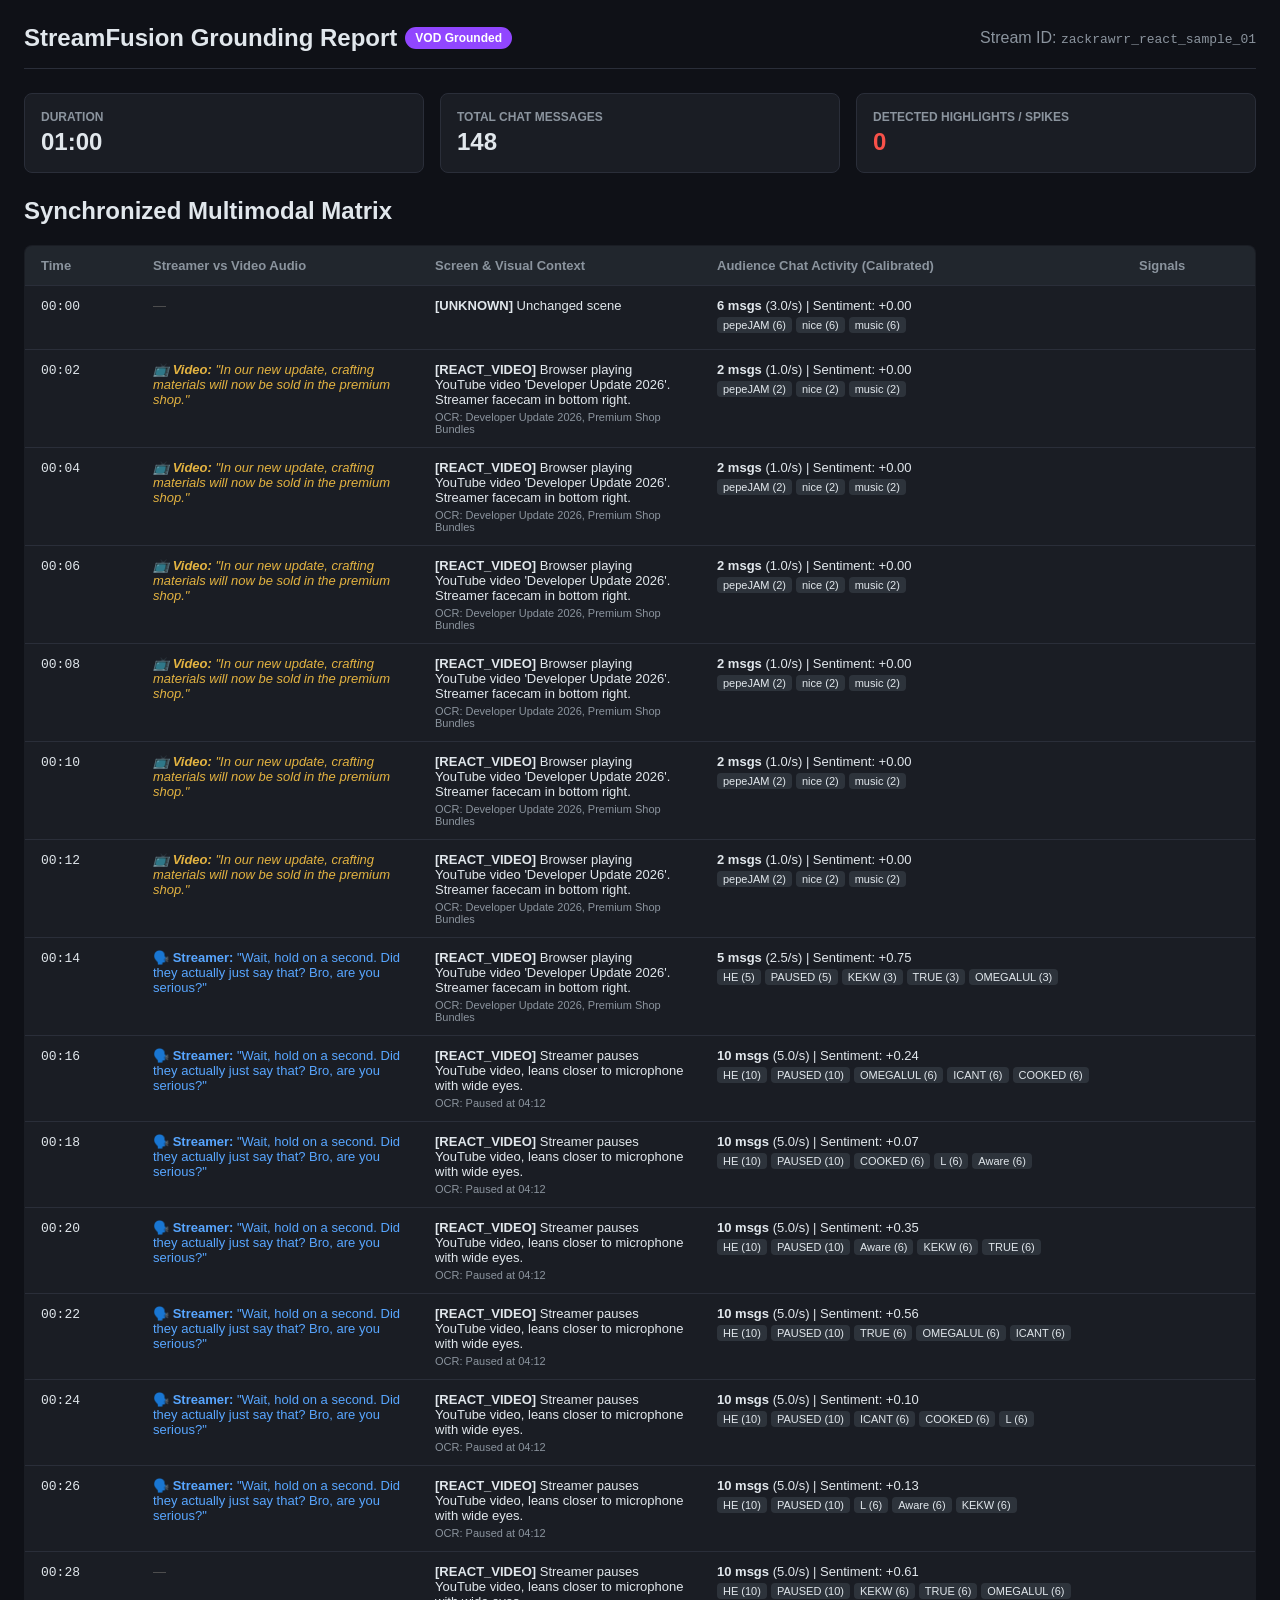
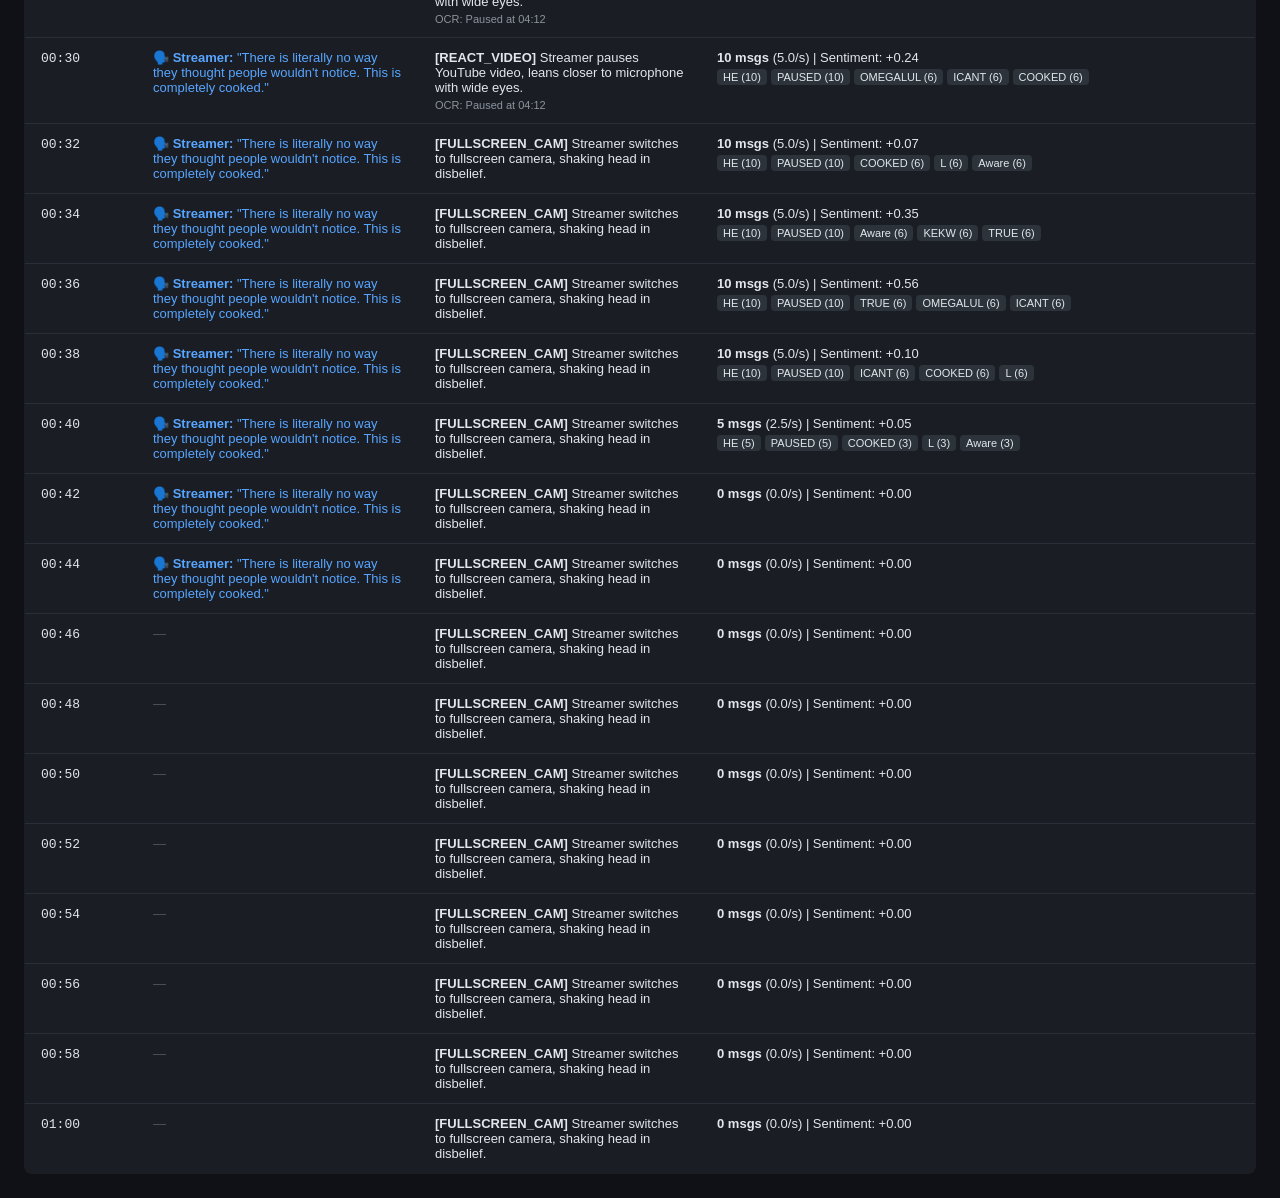
<file: examples/asmon_demo_report.html>
<!DOCTYPE html>
<html lang="en">
<head>
    <meta charset="UTF-8">
    <meta name="viewport" content="width=device-width, initial-scale=1.0">
    <title>StreamFusion Report: zackrawrr_react_sample_01</title>
    <style>
        :root {
            --bg: #0f1117;
            --surface: #1a1d24;
            --border: #2a2e39;
            --text: #e1e7ec;
            --muted: #8b949e;
            --accent: #9146FF; /* Twitch Purple */
            --streamer: #58a6ff;
            --video: #e3b341;
            --spike: #f85149;
            --pos: #3fb950;
        }
        body {
            font-family: -apple-system, BlinkMacSystemFont, "Segoe UI", Roboto, Helvetica, Arial, sans-serif;
            background: var(--bg);
            color: var(--text);
            margin: 0;
            padding: 24px;
        }
        .header {
            display: flex;
            justify-content: space-between;
            align-items: center;
            border-bottom: 1px solid var(--border);
            padding-bottom: 16px;
            margin-bottom: 24px;
        }
        .header h1 { margin: 0; font-size: 24px; display: flex; align-items: center; gap: 8px; }
        .badge { background: var(--accent); color: white; padding: 4px 10px; border-radius: 12px; font-size: 12px; font-weight: 600; }
        .stats-grid {
            display: grid;
            grid-template-columns: repeat(auto-fit, minmax(200px, 1fr));
            gap: 16px;
            margin-bottom: 24px;
        }
        .stat-card {
            background: var(--surface);
            padding: 16px;
            border-radius: 8px;
            border: 1px solid var(--border);
        }
        .stat-label { color: var(--muted); font-size: 12px; text-transform: uppercase; font-weight: 600; }
        .stat-val { font-size: 24px; font-weight: 700; margin-top: 4px; }
        
        .timeline-table {
            width: 100%;
            border-collapse: collapse;
            background: var(--surface);
            border-radius: 8px;
            overflow: hidden;
            border: 1px solid var(--border);
        }
        .timeline-table th {
            background: #21262d;
            padding: 12px 16px;
            text-align: left;
            font-size: 13px;
            color: var(--muted);
            border-bottom: 1px solid var(--border);
        }
        .timeline-table td {
            padding: 12px 16px;
            border-bottom: 1px solid var(--border);
            font-size: 13px;
            vertical-align: top;
        }
        .row-spike { background: rgba(248, 81, 73, 0.08); border-left: 4px solid var(--spike); }
        .streamer-speech { color: var(--streamer); font-weight: 500; }
        .video-speech { color: var(--video); font-style: italic; }
        .emote-tag {
            display: inline-block;
            background: #2d333b;
            padding: 2px 6px;
            border-radius: 4px;
            font-size: 11px;
            margin-right: 4px;
            margin-bottom: 4px;
        }
        .spike-tag {
            background: var(--spike);
            color: white;
            padding: 2px 6px;
            border-radius: 4px;
            font-size: 10px;
            font-weight: 700;
        }
    </style>
</head>
<body>
    <div class="header">
        <h1>StreamFusion Grounding Report <span class="badge">VOD Grounded</span></h1>
        <div style="color: var(--muted)">Stream ID: <code>zackrawrr_react_sample_01</code></div>
    </div>

    <div class="stats-grid">
        <div class="stat-card">
            <div class="stat-label">Duration</div>
            <div class="stat-val">01:00</div>
        </div>
        <div class="stat-card">
            <div class="stat-label">Total Chat Messages</div>
            <div class="stat-val">148</div>
        </div>
        <div class="stat-card">
            <div class="stat-label">Detected Highlights / Spikes</div>
            <div class="stat-val" style="color: var(--spike)">0</div>
        </div>
    </div>

    <h2>Synchronized Multimodal Matrix</h2>
    <table class="timeline-table">
        <thead>
            <tr>
                <th style="width: 80px;">Time</th>
                <th style="width: 250px;">Streamer vs Video Audio</th>
                <th style="width: 250px;">Screen & Visual Context</th>
                <th>Audience Chat Activity (Calibrated)</th>
                <th style="width: 100px;">Signals</th>
            </tr>
        </thead>
        <tbody>
            <tr class="">
                <td><code>00:00</code></td>
                <td><span style="color:#555">—</span></td>
                <td><div><b>[UNKNOWN]</b> Unchanged scene</div></td>
                <td>
            <div><b>6 msgs</b> (3.0/s) | Sentiment: +0.00</div>
            <div style="margin-top: 4px;"><span class="emote-tag">pepeJAM (6)</span><span class="emote-tag">nice (6)</span><span class="emote-tag">music (6)</span></div>
        </td>
                <td></td>
            </tr>
<tr class="">
                <td><code>00:02</code></td>
                <td><div class="video-speech">📺 <b>Video:</b> "In our new update, crafting materials will now be sold in the premium shop."</div></td>
                <td><div><b>[REACT_VIDEO]</b> Browser playing YouTube video 'Developer Update 2026'. Streamer facecam in bottom right.</div><div style="font-size: 11px; color: var(--muted); margin-top:4px;">OCR: Developer Update 2026, Premium Shop Bundles</div></td>
                <td>
            <div><b>2 msgs</b> (1.0/s) | Sentiment: +0.00</div>
            <div style="margin-top: 4px;"><span class="emote-tag">pepeJAM (2)</span><span class="emote-tag">nice (2)</span><span class="emote-tag">music (2)</span></div>
        </td>
                <td></td>
            </tr>
<tr class="">
                <td><code>00:04</code></td>
                <td><div class="video-speech">📺 <b>Video:</b> "In our new update, crafting materials will now be sold in the premium shop."</div></td>
                <td><div><b>[REACT_VIDEO]</b> Browser playing YouTube video 'Developer Update 2026'. Streamer facecam in bottom right.</div><div style="font-size: 11px; color: var(--muted); margin-top:4px;">OCR: Developer Update 2026, Premium Shop Bundles</div></td>
                <td>
            <div><b>2 msgs</b> (1.0/s) | Sentiment: +0.00</div>
            <div style="margin-top: 4px;"><span class="emote-tag">pepeJAM (2)</span><span class="emote-tag">nice (2)</span><span class="emote-tag">music (2)</span></div>
        </td>
                <td></td>
            </tr>
<tr class="">
                <td><code>00:06</code></td>
                <td><div class="video-speech">📺 <b>Video:</b> "In our new update, crafting materials will now be sold in the premium shop."</div></td>
                <td><div><b>[REACT_VIDEO]</b> Browser playing YouTube video 'Developer Update 2026'. Streamer facecam in bottom right.</div><div style="font-size: 11px; color: var(--muted); margin-top:4px;">OCR: Developer Update 2026, Premium Shop Bundles</div></td>
                <td>
            <div><b>2 msgs</b> (1.0/s) | Sentiment: +0.00</div>
            <div style="margin-top: 4px;"><span class="emote-tag">pepeJAM (2)</span><span class="emote-tag">nice (2)</span><span class="emote-tag">music (2)</span></div>
        </td>
                <td></td>
            </tr>
<tr class="">
                <td><code>00:08</code></td>
                <td><div class="video-speech">📺 <b>Video:</b> "In our new update, crafting materials will now be sold in the premium shop."</div></td>
                <td><div><b>[REACT_VIDEO]</b> Browser playing YouTube video 'Developer Update 2026'. Streamer facecam in bottom right.</div><div style="font-size: 11px; color: var(--muted); margin-top:4px;">OCR: Developer Update 2026, Premium Shop Bundles</div></td>
                <td>
            <div><b>2 msgs</b> (1.0/s) | Sentiment: +0.00</div>
            <div style="margin-top: 4px;"><span class="emote-tag">pepeJAM (2)</span><span class="emote-tag">nice (2)</span><span class="emote-tag">music (2)</span></div>
        </td>
                <td></td>
            </tr>
<tr class="">
                <td><code>00:10</code></td>
                <td><div class="video-speech">📺 <b>Video:</b> "In our new update, crafting materials will now be sold in the premium shop."</div></td>
                <td><div><b>[REACT_VIDEO]</b> Browser playing YouTube video 'Developer Update 2026'. Streamer facecam in bottom right.</div><div style="font-size: 11px; color: var(--muted); margin-top:4px;">OCR: Developer Update 2026, Premium Shop Bundles</div></td>
                <td>
            <div><b>2 msgs</b> (1.0/s) | Sentiment: +0.00</div>
            <div style="margin-top: 4px;"><span class="emote-tag">pepeJAM (2)</span><span class="emote-tag">nice (2)</span><span class="emote-tag">music (2)</span></div>
        </td>
                <td></td>
            </tr>
<tr class="">
                <td><code>00:12</code></td>
                <td><div class="video-speech">📺 <b>Video:</b> "In our new update, crafting materials will now be sold in the premium shop."</div></td>
                <td><div><b>[REACT_VIDEO]</b> Browser playing YouTube video 'Developer Update 2026'. Streamer facecam in bottom right.</div><div style="font-size: 11px; color: var(--muted); margin-top:4px;">OCR: Developer Update 2026, Premium Shop Bundles</div></td>
                <td>
            <div><b>2 msgs</b> (1.0/s) | Sentiment: +0.00</div>
            <div style="margin-top: 4px;"><span class="emote-tag">pepeJAM (2)</span><span class="emote-tag">nice (2)</span><span class="emote-tag">music (2)</span></div>
        </td>
                <td></td>
            </tr>
<tr class="">
                <td><code>00:14</code></td>
                <td><div class="streamer-speech">🗣️ <b>Streamer:</b> "Wait, hold on a second. Did they actually just say that? Bro, are you serious?"</div></td>
                <td><div><b>[REACT_VIDEO]</b> Browser playing YouTube video 'Developer Update 2026'. Streamer facecam in bottom right.</div><div style="font-size: 11px; color: var(--muted); margin-top:4px;">OCR: Developer Update 2026, Premium Shop Bundles</div></td>
                <td>
            <div><b>5 msgs</b> (2.5/s) | Sentiment: +0.75</div>
            <div style="margin-top: 4px;"><span class="emote-tag">HE (5)</span><span class="emote-tag">PAUSED (5)</span><span class="emote-tag">KEKW (3)</span><span class="emote-tag">TRUE (3)</span><span class="emote-tag">OMEGALUL (3)</span></div>
        </td>
                <td></td>
            </tr>
<tr class="">
                <td><code>00:16</code></td>
                <td><div class="streamer-speech">🗣️ <b>Streamer:</b> "Wait, hold on a second. Did they actually just say that? Bro, are you serious?"</div></td>
                <td><div><b>[REACT_VIDEO]</b> Streamer pauses YouTube video, leans closer to microphone with wide eyes.</div><div style="font-size: 11px; color: var(--muted); margin-top:4px;">OCR: Paused at 04:12</div></td>
                <td>
            <div><b>10 msgs</b> (5.0/s) | Sentiment: +0.24</div>
            <div style="margin-top: 4px;"><span class="emote-tag">HE (10)</span><span class="emote-tag">PAUSED (10)</span><span class="emote-tag">OMEGALUL (6)</span><span class="emote-tag">ICANT (6)</span><span class="emote-tag">COOKED (6)</span></div>
        </td>
                <td></td>
            </tr>
<tr class="">
                <td><code>00:18</code></td>
                <td><div class="streamer-speech">🗣️ <b>Streamer:</b> "Wait, hold on a second. Did they actually just say that? Bro, are you serious?"</div></td>
                <td><div><b>[REACT_VIDEO]</b> Streamer pauses YouTube video, leans closer to microphone with wide eyes.</div><div style="font-size: 11px; color: var(--muted); margin-top:4px;">OCR: Paused at 04:12</div></td>
                <td>
            <div><b>10 msgs</b> (5.0/s) | Sentiment: +0.07</div>
            <div style="margin-top: 4px;"><span class="emote-tag">HE (10)</span><span class="emote-tag">PAUSED (10)</span><span class="emote-tag">COOKED (6)</span><span class="emote-tag">L (6)</span><span class="emote-tag">Aware (6)</span></div>
        </td>
                <td></td>
            </tr>
<tr class="">
                <td><code>00:20</code></td>
                <td><div class="streamer-speech">🗣️ <b>Streamer:</b> "Wait, hold on a second. Did they actually just say that? Bro, are you serious?"</div></td>
                <td><div><b>[REACT_VIDEO]</b> Streamer pauses YouTube video, leans closer to microphone with wide eyes.</div><div style="font-size: 11px; color: var(--muted); margin-top:4px;">OCR: Paused at 04:12</div></td>
                <td>
            <div><b>10 msgs</b> (5.0/s) | Sentiment: +0.35</div>
            <div style="margin-top: 4px;"><span class="emote-tag">HE (10)</span><span class="emote-tag">PAUSED (10)</span><span class="emote-tag">Aware (6)</span><span class="emote-tag">KEKW (6)</span><span class="emote-tag">TRUE (6)</span></div>
        </td>
                <td></td>
            </tr>
<tr class="">
                <td><code>00:22</code></td>
                <td><div class="streamer-speech">🗣️ <b>Streamer:</b> "Wait, hold on a second. Did they actually just say that? Bro, are you serious?"</div></td>
                <td><div><b>[REACT_VIDEO]</b> Streamer pauses YouTube video, leans closer to microphone with wide eyes.</div><div style="font-size: 11px; color: var(--muted); margin-top:4px;">OCR: Paused at 04:12</div></td>
                <td>
            <div><b>10 msgs</b> (5.0/s) | Sentiment: +0.56</div>
            <div style="margin-top: 4px;"><span class="emote-tag">HE (10)</span><span class="emote-tag">PAUSED (10)</span><span class="emote-tag">TRUE (6)</span><span class="emote-tag">OMEGALUL (6)</span><span class="emote-tag">ICANT (6)</span></div>
        </td>
                <td></td>
            </tr>
<tr class="">
                <td><code>00:24</code></td>
                <td><div class="streamer-speech">🗣️ <b>Streamer:</b> "Wait, hold on a second. Did they actually just say that? Bro, are you serious?"</div></td>
                <td><div><b>[REACT_VIDEO]</b> Streamer pauses YouTube video, leans closer to microphone with wide eyes.</div><div style="font-size: 11px; color: var(--muted); margin-top:4px;">OCR: Paused at 04:12</div></td>
                <td>
            <div><b>10 msgs</b> (5.0/s) | Sentiment: +0.10</div>
            <div style="margin-top: 4px;"><span class="emote-tag">HE (10)</span><span class="emote-tag">PAUSED (10)</span><span class="emote-tag">ICANT (6)</span><span class="emote-tag">COOKED (6)</span><span class="emote-tag">L (6)</span></div>
        </td>
                <td></td>
            </tr>
<tr class="">
                <td><code>00:26</code></td>
                <td><div class="streamer-speech">🗣️ <b>Streamer:</b> "Wait, hold on a second. Did they actually just say that? Bro, are you serious?"</div></td>
                <td><div><b>[REACT_VIDEO]</b> Streamer pauses YouTube video, leans closer to microphone with wide eyes.</div><div style="font-size: 11px; color: var(--muted); margin-top:4px;">OCR: Paused at 04:12</div></td>
                <td>
            <div><b>10 msgs</b> (5.0/s) | Sentiment: +0.13</div>
            <div style="margin-top: 4px;"><span class="emote-tag">HE (10)</span><span class="emote-tag">PAUSED (10)</span><span class="emote-tag">L (6)</span><span class="emote-tag">Aware (6)</span><span class="emote-tag">KEKW (6)</span></div>
        </td>
                <td></td>
            </tr>
<tr class="">
                <td><code>00:28</code></td>
                <td><span style="color:#555">—</span></td>
                <td><div><b>[REACT_VIDEO]</b> Streamer pauses YouTube video, leans closer to microphone with wide eyes.</div><div style="font-size: 11px; color: var(--muted); margin-top:4px;">OCR: Paused at 04:12</div></td>
                <td>
            <div><b>10 msgs</b> (5.0/s) | Sentiment: +0.61</div>
            <div style="margin-top: 4px;"><span class="emote-tag">HE (10)</span><span class="emote-tag">PAUSED (10)</span><span class="emote-tag">KEKW (6)</span><span class="emote-tag">TRUE (6)</span><span class="emote-tag">OMEGALUL (6)</span></div>
        </td>
                <td></td>
            </tr>
<tr class="">
                <td><code>00:30</code></td>
                <td><div class="streamer-speech">🗣️ <b>Streamer:</b> "There is literally no way they thought people wouldn't notice. This is completely cooked."</div></td>
                <td><div><b>[REACT_VIDEO]</b> Streamer pauses YouTube video, leans closer to microphone with wide eyes.</div><div style="font-size: 11px; color: var(--muted); margin-top:4px;">OCR: Paused at 04:12</div></td>
                <td>
            <div><b>10 msgs</b> (5.0/s) | Sentiment: +0.24</div>
            <div style="margin-top: 4px;"><span class="emote-tag">HE (10)</span><span class="emote-tag">PAUSED (10)</span><span class="emote-tag">OMEGALUL (6)</span><span class="emote-tag">ICANT (6)</span><span class="emote-tag">COOKED (6)</span></div>
        </td>
                <td></td>
            </tr>
<tr class="">
                <td><code>00:32</code></td>
                <td><div class="streamer-speech">🗣️ <b>Streamer:</b> "There is literally no way they thought people wouldn't notice. This is completely cooked."</div></td>
                <td><div><b>[FULLSCREEN_CAM]</b> Streamer switches to fullscreen camera, shaking head in disbelief.</div></td>
                <td>
            <div><b>10 msgs</b> (5.0/s) | Sentiment: +0.07</div>
            <div style="margin-top: 4px;"><span class="emote-tag">HE (10)</span><span class="emote-tag">PAUSED (10)</span><span class="emote-tag">COOKED (6)</span><span class="emote-tag">L (6)</span><span class="emote-tag">Aware (6)</span></div>
        </td>
                <td></td>
            </tr>
<tr class="">
                <td><code>00:34</code></td>
                <td><div class="streamer-speech">🗣️ <b>Streamer:</b> "There is literally no way they thought people wouldn't notice. This is completely cooked."</div></td>
                <td><div><b>[FULLSCREEN_CAM]</b> Streamer switches to fullscreen camera, shaking head in disbelief.</div></td>
                <td>
            <div><b>10 msgs</b> (5.0/s) | Sentiment: +0.35</div>
            <div style="margin-top: 4px;"><span class="emote-tag">HE (10)</span><span class="emote-tag">PAUSED (10)</span><span class="emote-tag">Aware (6)</span><span class="emote-tag">KEKW (6)</span><span class="emote-tag">TRUE (6)</span></div>
        </td>
                <td></td>
            </tr>
<tr class="">
                <td><code>00:36</code></td>
                <td><div class="streamer-speech">🗣️ <b>Streamer:</b> "There is literally no way they thought people wouldn't notice. This is completely cooked."</div></td>
                <td><div><b>[FULLSCREEN_CAM]</b> Streamer switches to fullscreen camera, shaking head in disbelief.</div></td>
                <td>
            <div><b>10 msgs</b> (5.0/s) | Sentiment: +0.56</div>
            <div style="margin-top: 4px;"><span class="emote-tag">HE (10)</span><span class="emote-tag">PAUSED (10)</span><span class="emote-tag">TRUE (6)</span><span class="emote-tag">OMEGALUL (6)</span><span class="emote-tag">ICANT (6)</span></div>
        </td>
                <td></td>
            </tr>
<tr class="">
                <td><code>00:38</code></td>
                <td><div class="streamer-speech">🗣️ <b>Streamer:</b> "There is literally no way they thought people wouldn't notice. This is completely cooked."</div></td>
                <td><div><b>[FULLSCREEN_CAM]</b> Streamer switches to fullscreen camera, shaking head in disbelief.</div></td>
                <td>
            <div><b>10 msgs</b> (5.0/s) | Sentiment: +0.10</div>
            <div style="margin-top: 4px;"><span class="emote-tag">HE (10)</span><span class="emote-tag">PAUSED (10)</span><span class="emote-tag">ICANT (6)</span><span class="emote-tag">COOKED (6)</span><span class="emote-tag">L (6)</span></div>
        </td>
                <td></td>
            </tr>
<tr class="">
                <td><code>00:40</code></td>
                <td><div class="streamer-speech">🗣️ <b>Streamer:</b> "There is literally no way they thought people wouldn't notice. This is completely cooked."</div></td>
                <td><div><b>[FULLSCREEN_CAM]</b> Streamer switches to fullscreen camera, shaking head in disbelief.</div></td>
                <td>
            <div><b>5 msgs</b> (2.5/s) | Sentiment: +0.05</div>
            <div style="margin-top: 4px;"><span class="emote-tag">HE (5)</span><span class="emote-tag">PAUSED (5)</span><span class="emote-tag">COOKED (3)</span><span class="emote-tag">L (3)</span><span class="emote-tag">Aware (3)</span></div>
        </td>
                <td></td>
            </tr>
<tr class="">
                <td><code>00:42</code></td>
                <td><div class="streamer-speech">🗣️ <b>Streamer:</b> "There is literally no way they thought people wouldn't notice. This is completely cooked."</div></td>
                <td><div><b>[FULLSCREEN_CAM]</b> Streamer switches to fullscreen camera, shaking head in disbelief.</div></td>
                <td>
            <div><b>0 msgs</b> (0.0/s) | Sentiment: +0.00</div>
            <div style="margin-top: 4px;"></div>
        </td>
                <td></td>
            </tr>
<tr class="">
                <td><code>00:44</code></td>
                <td><div class="streamer-speech">🗣️ <b>Streamer:</b> "There is literally no way they thought people wouldn't notice. This is completely cooked."</div></td>
                <td><div><b>[FULLSCREEN_CAM]</b> Streamer switches to fullscreen camera, shaking head in disbelief.</div></td>
                <td>
            <div><b>0 msgs</b> (0.0/s) | Sentiment: +0.00</div>
            <div style="margin-top: 4px;"></div>
        </td>
                <td></td>
            </tr>
<tr class="">
                <td><code>00:46</code></td>
                <td><span style="color:#555">—</span></td>
                <td><div><b>[FULLSCREEN_CAM]</b> Streamer switches to fullscreen camera, shaking head in disbelief.</div></td>
                <td>
            <div><b>0 msgs</b> (0.0/s) | Sentiment: +0.00</div>
            <div style="margin-top: 4px;"></div>
        </td>
                <td></td>
            </tr>
<tr class="">
                <td><code>00:48</code></td>
                <td><span style="color:#555">—</span></td>
                <td><div><b>[FULLSCREEN_CAM]</b> Streamer switches to fullscreen camera, shaking head in disbelief.</div></td>
                <td>
            <div><b>0 msgs</b> (0.0/s) | Sentiment: +0.00</div>
            <div style="margin-top: 4px;"></div>
        </td>
                <td></td>
            </tr>
<tr class="">
                <td><code>00:50</code></td>
                <td><span style="color:#555">—</span></td>
                <td><div><b>[FULLSCREEN_CAM]</b> Streamer switches to fullscreen camera, shaking head in disbelief.</div></td>
                <td>
            <div><b>0 msgs</b> (0.0/s) | Sentiment: +0.00</div>
            <div style="margin-top: 4px;"></div>
        </td>
                <td></td>
            </tr>
<tr class="">
                <td><code>00:52</code></td>
                <td><span style="color:#555">—</span></td>
                <td><div><b>[FULLSCREEN_CAM]</b> Streamer switches to fullscreen camera, shaking head in disbelief.</div></td>
                <td>
            <div><b>0 msgs</b> (0.0/s) | Sentiment: +0.00</div>
            <div style="margin-top: 4px;"></div>
        </td>
                <td></td>
            </tr>
<tr class="">
                <td><code>00:54</code></td>
                <td><span style="color:#555">—</span></td>
                <td><div><b>[FULLSCREEN_CAM]</b> Streamer switches to fullscreen camera, shaking head in disbelief.</div></td>
                <td>
            <div><b>0 msgs</b> (0.0/s) | Sentiment: +0.00</div>
            <div style="margin-top: 4px;"></div>
        </td>
                <td></td>
            </tr>
<tr class="">
                <td><code>00:56</code></td>
                <td><span style="color:#555">—</span></td>
                <td><div><b>[FULLSCREEN_CAM]</b> Streamer switches to fullscreen camera, shaking head in disbelief.</div></td>
                <td>
            <div><b>0 msgs</b> (0.0/s) | Sentiment: +0.00</div>
            <div style="margin-top: 4px;"></div>
        </td>
                <td></td>
            </tr>
<tr class="">
                <td><code>00:58</code></td>
                <td><span style="color:#555">—</span></td>
                <td><div><b>[FULLSCREEN_CAM]</b> Streamer switches to fullscreen camera, shaking head in disbelief.</div></td>
                <td>
            <div><b>0 msgs</b> (0.0/s) | Sentiment: +0.00</div>
            <div style="margin-top: 4px;"></div>
        </td>
                <td></td>
            </tr>
<tr class="">
                <td><code>01:00</code></td>
                <td><span style="color:#555">—</span></td>
                <td><div><b>[FULLSCREEN_CAM]</b> Streamer switches to fullscreen camera, shaking head in disbelief.</div></td>
                <td>
            <div><b>0 msgs</b> (0.0/s) | Sentiment: +0.00</div>
            <div style="margin-top: 4px;"></div>
        </td>
                <td></td>
            </tr>
        </tbody>
    </table>
</body>
</html>
</file>
